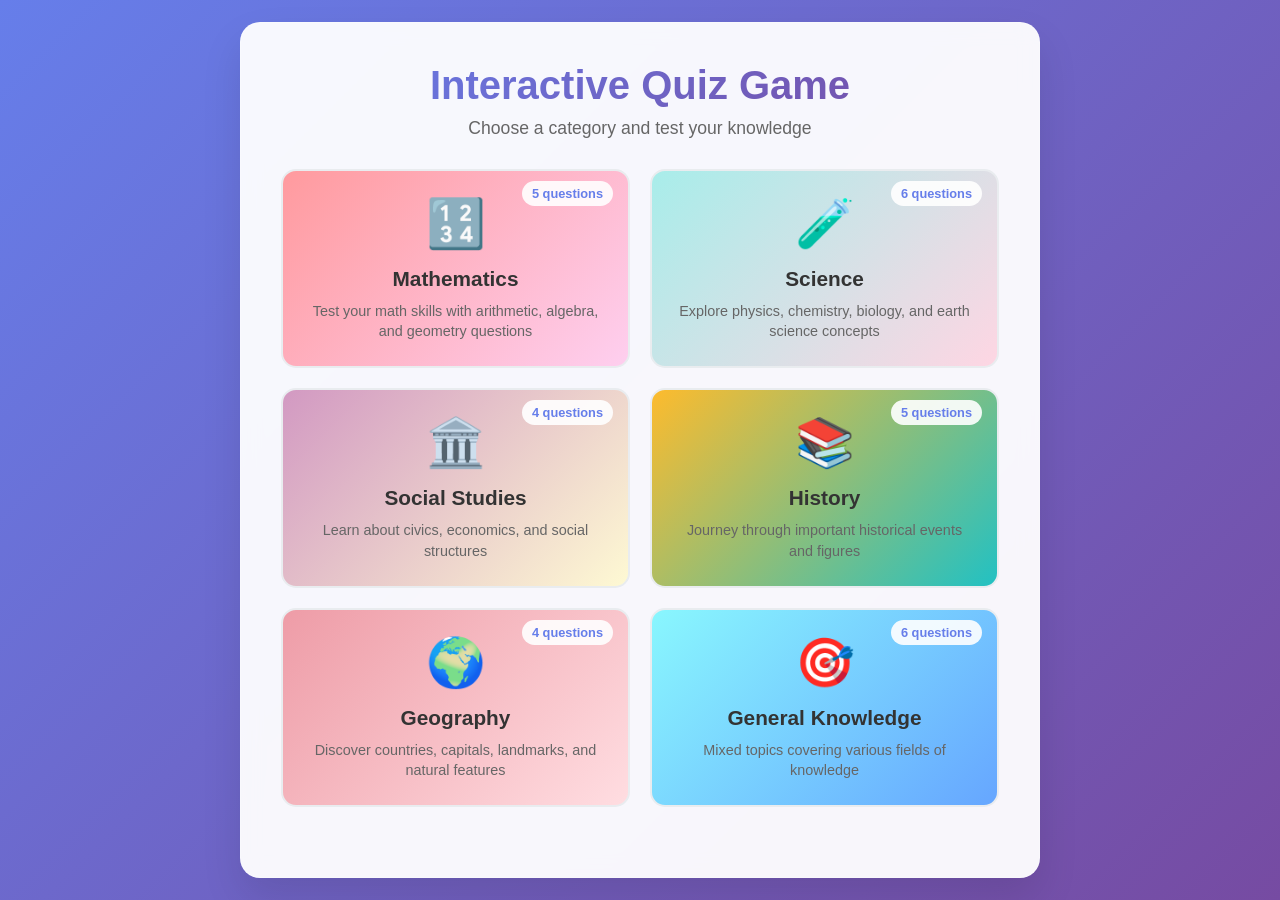
<file: index.html>
<!DOCTYPE html>
<html lang="en">
<head>
    <meta charset="UTF-8">
    <meta name="viewport" content="width=device-width, initial-scale=1.0">
    <title>Interactive Quiz Game</title>
    <link rel="stylesheet" href="styles.css">
</head>
<body>
    <div class="quiz-container">
        <div class="quiz-header">
            <h1 class="quiz-title">Interactive Quiz Game</h1>
            <p class="quiz-subtitle">Choose a category and test your knowledge</p>
        </div>

        <div id="categoryScreen" class="category-screen">
            <div class="category-selection">
                <div class="category-card math" onclick="selectCategory('math')">
                    <div class="category-count">5 questions</div>
                    <div class="category-icon">🔢</div>
                    <div class="category-title">Mathematics</div>
                    <div class="category-description">Test your math skills with arithmetic, algebra, and geometry questions</div>
                </div>

                <div class="category-card science" onclick="selectCategory('science')">
                    <div class="category-count">6 questions</div>
                    <div class="category-icon">🧪</div>
                    <div class="category-title">Science</div>
                    <div class="category-description">Explore physics, chemistry, biology, and earth science concepts</div>
                </div>

                <div class="category-card social" onclick="selectCategory('social')">
                    <div class="category-count">4 questions</div>
                    <div class="category-icon">🏛️</div>
                    <div class="category-title">Social Studies</div>
                    <div class="category-description">Learn about civics, economics, and social structures</div>
                </div>

                <div class="category-card history" onclick="selectCategory('history')">
                    <div class="category-count">5 questions</div>
                    <div class="category-icon">📚</div>
                    <div class="category-title">History</div>
                    <div class="category-description">Journey through important historical events and figures</div>
                </div>

                <div class="category-card geography" onclick="selectCategory('geography')">
                    <div class="category-count">4 questions</div>
                    <div class="category-icon">🌍</div>
                    <div class="category-title">Geography</div>
                    <div class="category-description">Discover countries, capitals, landmarks, and natural features</div>
                </div>

                <div class="category-card general" onclick="selectCategory('general')">
                    <div class="category-count">6 questions</div>
                    <div class="category-icon">🎯</div>
                    <div class="category-title">General Knowledge</div>
                    <div class="category-description">Mixed topics covering various fields of knowledge</div>
                </div>
            </div>
        </div>

        <div id="quizScreen" class="hidden">
            <div class="current-category" id="currentCategory"></div>
            
            <div class="progress-bar">
                <div class="progress-fill" id="progressFill"></div>
            </div>

            <div id="questionContainer" class="question-container">
                
            </div>

            <div class="navigation-buttons">
                <button class="btn btn-back" id="backToCategoryBtn" onclick="backToCategories()">← Categories</button>
                <button class="btn btn-secondary" id="prevBtn" onclick="previousQuestion()">Previous</button>
                <button class="btn btn-primary" id="nextBtn" onclick="nextQuestion()">Next</button>
                <button class="btn btn-primary hidden" id="submitBtn" onclick="submitQuiz()">Submit Quiz</button>
            </div>
        </div>

        <div id="scoreContainer" class="score-container hidden">
            <h2 class="score-title">Quiz Complete!</h2>
            <div class="current-category" id="scoreCategoryName"></div>
            <div class="score-value" id="finalScore">0/0</div>
            <p class="score-message" id="scoreMessage">Great job!</p>
            <div class="score-details" id="scoreDetails"></div>
            <div style="display: flex; gap: 15px; justify-content: center; flex-wrap: wrap;">
                <button class="btn btn-primary" onclick="restartQuiz()">Restart This Quiz</button>
                <button class="btn btn-back" onclick="backToCategories()">Choose New Category</button>
            </div>
        </div>
    </div>

    <script src="script.js"></script>
</body>
</html>
</file>
<file: styles.css>
* {
    margin: 0;
    padding: 0;
    box-sizing: border-box;
}

body {
    font-family: 'Segoe UI', Tahoma, Geneva, Verdana, sans-serif;
    background: linear-gradient(135deg, #667eea 0%, #764ba2 100%);
    min-height: 100vh;
    display: flex;
    justify-content: center;
    align-items: center;
    padding: 20px;
}

.quiz-container {
    background: rgba(255, 255, 255, 0.95);
    border-radius: 20px;
    box-shadow: 0 20px 40px rgba(0, 0, 0, 0.1);
    padding: 40px;
    max-width: 800px;
    width: 100%;
    backdrop-filter: blur(10px);
    border: 1px solid rgba(255, 255, 255, 0.2);
    transition: all 0.3s ease;
}

.quiz-header {
    text-align: center;
    margin-bottom: 30px;
}

.quiz-title {
    color: #333;
    font-size: 2.5rem;
    font-weight: 700;
    margin-bottom: 10px;
    background: linear-gradient(135deg, #667eea, #764ba2);
    -webkit-background-clip: text;
    -webkit-text-fill-color: transparent;
    background-clip: text;
}

.quiz-subtitle {
    color: #666;
    font-size: 1.1rem;
    font-weight: 400;
}

.category-selection {
    display: grid;
    grid-template-columns: repeat(auto-fit, minmax(250px, 1fr));
    gap: 20px;
    margin: 30px 0;
}

.category-card {
    background: linear-gradient(135deg, #f8f9fa, #e9ecef);
    border: 2px solid #e9ecef;
    border-radius: 15px;
    padding: 25px;
    text-align: center;
    cursor: pointer;
    transition: all 0.3s ease;
    position: relative;
    overflow: hidden;
}

.category-card:hover {
    transform: translateY(-5px);
    box-shadow: 0 15px 30px rgba(102, 126, 234, 0.3);
    border-color: #667eea;
}

.category-card.math {
    background: linear-gradient(135deg, #ff9a9e, #fecfef);
}

.category-card.science {
    background: linear-gradient(135deg, #a8edea, #fed6e3);
}

.category-card.social {
    background: linear-gradient(135deg, #d299c2, #fef9d3);
}

.category-card.general {
    background: linear-gradient(135deg, #89f7fe, #66a6ff);
}

.category-card.history {
    background: linear-gradient(135deg, #fdbb2d, #22c1c3);
}

.category-card.geography {
    background: linear-gradient(135deg, #ee9ca7, #ffdde1);
}

.category-icon {
    font-size: 3rem;
    margin-bottom: 15px;
    display: block;
}

.category-title {
    font-size: 1.3rem;
    font-weight: 700;
    color: #333;
    margin-bottom: 10px;
}

.category-description {
    color: #666;
    font-size: 0.9rem;
    line-height: 1.4;
}

.category-count {
    position: absolute;
    top: 10px;
    right: 15px;
    background: rgba(255, 255, 255, 0.9);
    padding: 5px 10px;
    border-radius: 15px;
    font-size: 0.8rem;
    font-weight: 600;
    color: #667eea;
}

.progress-bar {
    width: 100%;
    height: 8px;
    background: #e0e0e0;
    border-radius: 10px;
    margin: 20px 0;
    overflow: hidden;
}

.progress-fill {
    height: 100%;
    background: linear-gradient(90deg, #667eea, #764ba2);
    border-radius: 10px;
    transition: width 0.5s ease;
}

.question-card {
    background: #fff;
    border-radius: 15px;
    padding: 30px;
    margin: 20px 0;
    box-shadow: 0 5px 15px rgba(0, 0, 0, 0.1);
    border-left: 5px solid #667eea;
    animation: slideIn 0.5s ease-out;
}

@keyframes slideIn {
    from {
        opacity: 0;
        transform: translateY(20px);
    }
    to {
        opacity: 1;
        transform: translateY(0);
    }
}

.question-number {
    color: #667eea;
    font-size: 0.9rem;
    font-weight: 600;
    margin-bottom: 10px;
}

.question-text {
    color: #333;
    font-size: 1.3rem;
    font-weight: 600;
    margin-bottom: 20px;
    line-height: 1.5;
}

.question-type {
    background: linear-gradient(135deg, #667eea, #764ba2);
    color: white;
    padding: 5px 12px;
    border-radius: 20px;
    font-size: 0.8rem;
    font-weight: 500;
    display: inline-block;
    margin-bottom: 15px;
}

.current-category {
    background: rgba(102, 126, 234, 0.1);
    color: #667eea;
    padding: 8px 16px;
    border-radius: 20px;
    font-size: 0.9rem;
    font-weight: 600;
    display: inline-block;
    margin-bottom: 20px;
}

.options-container {
    margin: 20px 0;
}

.option {
    background: #f8f9fa;
    border: 2px solid #e9ecef;
    border-radius: 10px;
    padding: 15px 20px;
    margin: 10px 0;
    cursor: pointer;
    transition: all 0.3s ease;
    display: flex;
    align-items: center;
    position: relative;
    overflow: hidden;
}

.option:hover {
    transform: translateX(5px);
    box-shadow: 0 5px 15px rgba(102, 126, 234, 0.3);
    border-color: #667eea;
}

.option.selected {
    background: linear-gradient(135deg, #667eea, #764ba2);
    color: white;
    border-color: #667eea;
}

.option.correct {
    background: linear-gradient(135deg, #28a745, #20c997);
    color: white;
    border-color: #28a745;
}

.option.incorrect {
    background: linear-gradient(135deg, #dc3545, #fd7e14);
    color: white;
    border-color: #dc3545;
}

.option input[type="checkbox"],
.option input[type="radio"] {
    margin-right: 15px;
    transform: scale(1.2);
}

.fill-blank-input {
    background: #f8f9fa;
    border: 2px solid #e9ecef;
    border-radius: 8px;
    padding: 12px 15px;
    font-size: 1rem;
    width: 200px;
    margin: 0 5px;
    transition: all 0.3s ease;
}

.fill-blank-input:focus {
    outline: none;
    border-color: #667eea;
    box-shadow: 0 0 0 3px rgba(102, 126, 234, 0.1);
}

.fill-blank-input.correct {
    border-color: #28a745;
    background: #d4edda;
}

.fill-blank-input.incorrect {
    border-color: #dc3545;
    background: #f8d7da;
}

.navigation-buttons {
    display: flex;
    justify-content: space-between;
    margin-top: 30px;
    gap: 15px;
}

.btn {
    padding: 12px 30px;
    border: none;
    border-radius: 25px;
    font-size: 1rem;
    font-weight: 600;
    cursor: pointer;
    transition: all 0.3s ease;
    position: relative;
    overflow: hidden;
}

.btn-primary {
    background: linear-gradient(135deg, #667eea, #764ba2);
    color: white;
}

.btn-secondary {
    background: #6c757d;
    color: white;
}

.btn-back {
    background: #17a2b8;
    color: white;
}

.btn:hover {
    transform: translateY(-2px);
    box-shadow: 0 10px 25px rgba(0, 0, 0, 0.2);
}

.btn:disabled {
    opacity: 0.6;
    cursor: not-allowed;
    transform: none;
}

.score-container {
    text-align: center;
    padding: 40px;
}

.score-title {
    font-size: 2.5rem;
    color: #333;
    margin-bottom: 20px;
    font-weight: 700;
}

.score-value {
    font-size: 3rem;
    font-weight: 800;
    margin: 20px 0;
    background: linear-gradient(135deg, #667eea, #764ba2);
    -webkit-background-clip: text;
    -webkit-text-fill-color: transparent;
    background-clip: text;
}

.score-message {
    font-size: 1.2rem;
    color: #666;
    margin: 20px 0;
}

.score-details {
    background: #f8f9fa;
    border-radius: 15px;
    padding: 20px;
    margin: 20px 0;
    text-align: left;
}

.hidden {
    display: none;
}

.feedback {
    margin-top: 15px;
    padding: 10px;
    border-radius: 8px;
    font-weight: 500;
}

.feedback.correct {
    background: #d4edda;
    color: #155724;
    border: 1px solid #c3e6cb;
}

.feedback.incorrect {
    background: #f8d7da;
    color: #721c24;
    border: 1px solid #f5c6cb;
}

@media (max-width: 768px) {
    .quiz-container {
        padding: 20px;
        margin: 10px;
    }
    
    .quiz-title {
        font-size: 2rem;
    }

    .category-selection {
        grid-template-columns: 1fr;
    }
    
    .navigation-buttons {
        flex-direction: column;
    }
    
    .btn {
        width: 100%;
    }
}
</file>
